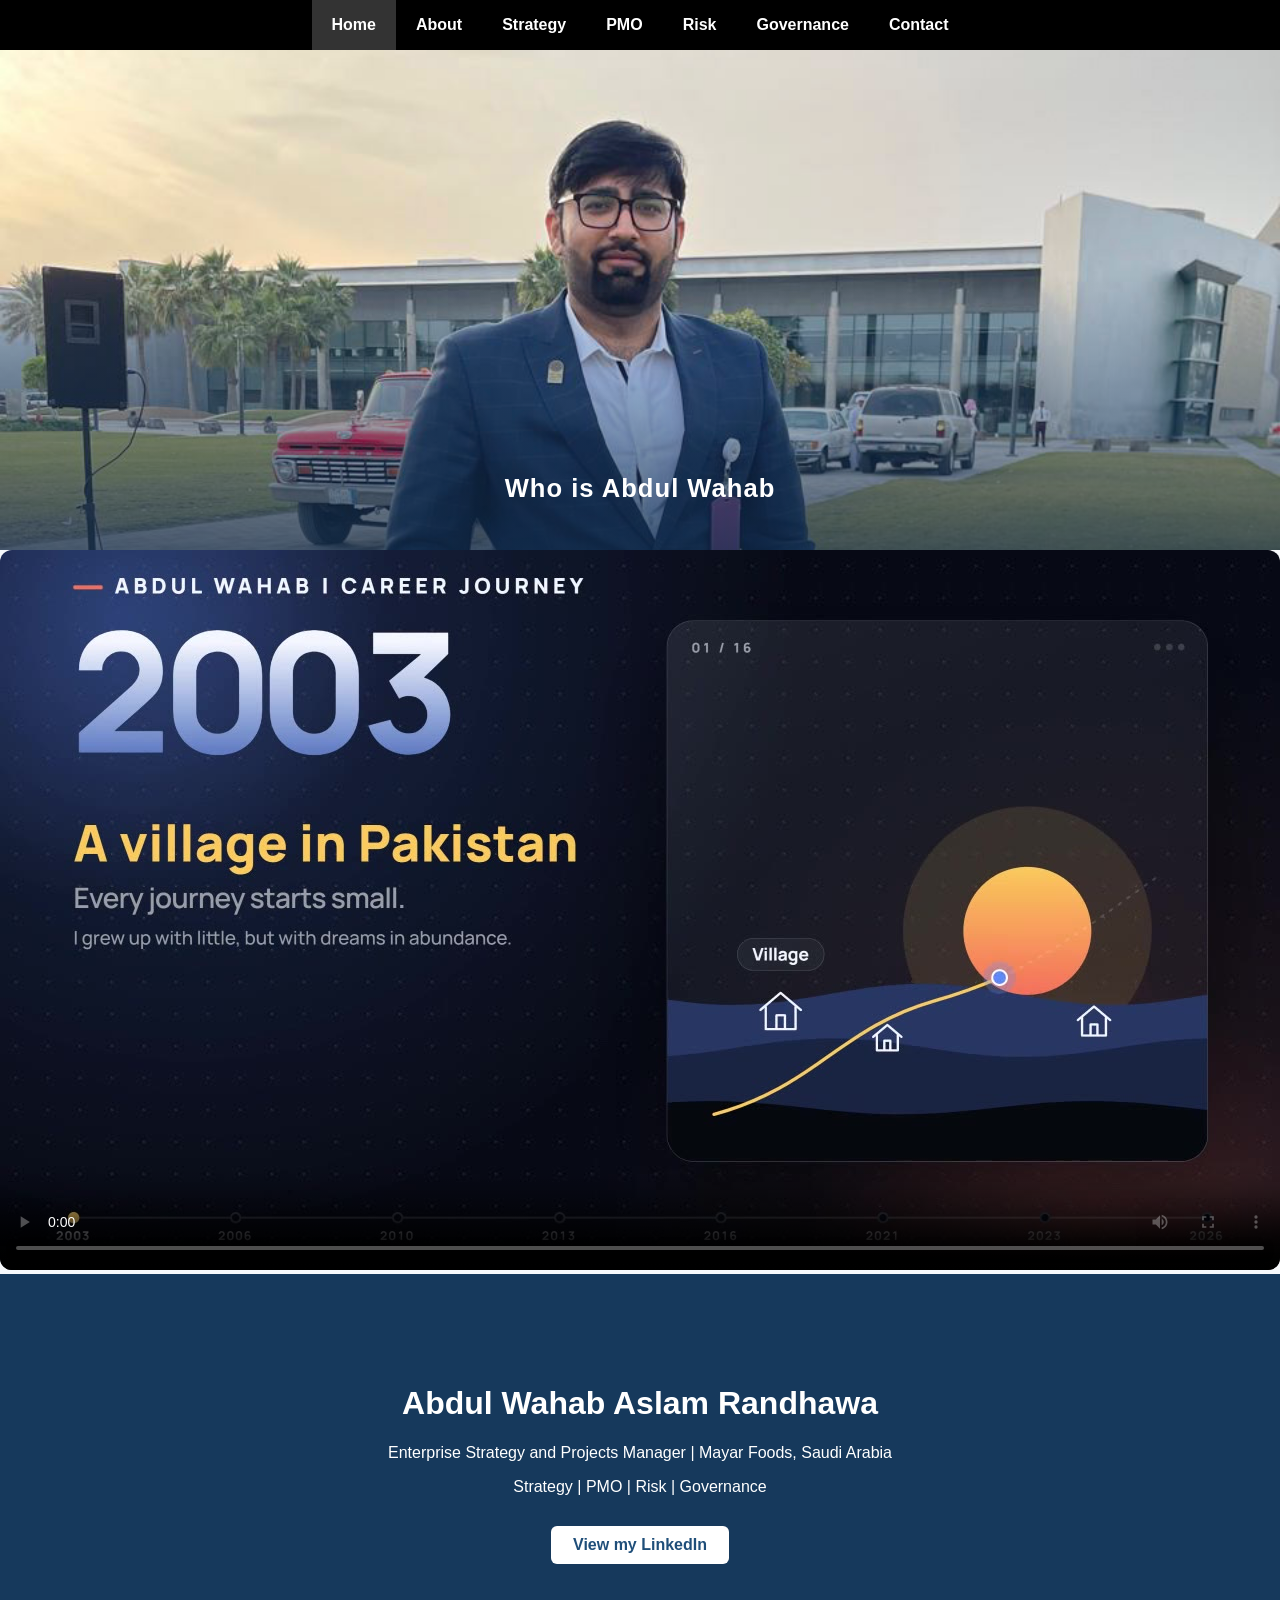
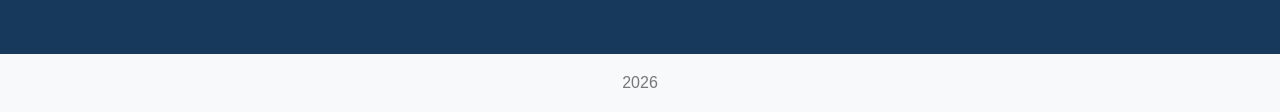
<file: index.html>
<!DOCTYPE html>
<html lang="en">
<head>
  <meta charset="UTF-8">
  <meta name="viewport" content="width=device-width, initial-scale=1">
  <title>Abdul Wahab | Enterprise Strategy, PMO, Risk and Governance</title>
  <link rel="stylesheet" href="style.css">
</head>
<body>
  <nav>
    <a href="index.html" class="active">Home</a>
    <a href="about.html">About</a>
    <a href="strategy.html">Strategy</a>
    <a href="pmo.html">PMO</a>
    <a href="risk.html">Risk</a>
    <a href="governance.html">Governance</a>
    <a href="contact.html">Contact</a>
  </nav>

  <section class="about-hero" style="min-height: 420px; display: flex; align-items: flex-end; padding: 40px 20px;">
    <div class="about-content" style="width: 100%; text-align: center;">
      <a href="about.html" style="color: white; font-size: 1.6rem; font-weight: bold; text-decoration: none; letter-spacing: 1px;">Who is Abdul Wahab</a>
    </div>
  </section>
<section class="feature">
  <video controls preload="metadata" poster="village-poster.jpg" style="width:100%; border-radius:12px;">
    <source src="village-to-boardroom.mp4" type="video/mp4">
  </video>
</section>
  <header class="hero">
    <video autoplay muted loop playsinline>
      <source src="background.mp4.mp4" type="video/mp4">
    </video>
    <div class="hero-content">
      <h1>Abdul Wahab Aslam Randhawa</h1>
      <p>Enterprise Strategy and Projects Manager | Mayar Foods, Saudi Arabia</p>
      <p>Strategy | PMO | Risk | Governance</p>
      <a class="button" href="https://www.linkedin.com/in/engr-abdul-wahab" target="_blank" rel="noopener">View my LinkedIn</a>
    </div>
  </header>
 <footer>2026</footer>
</body>
</html>
</file>
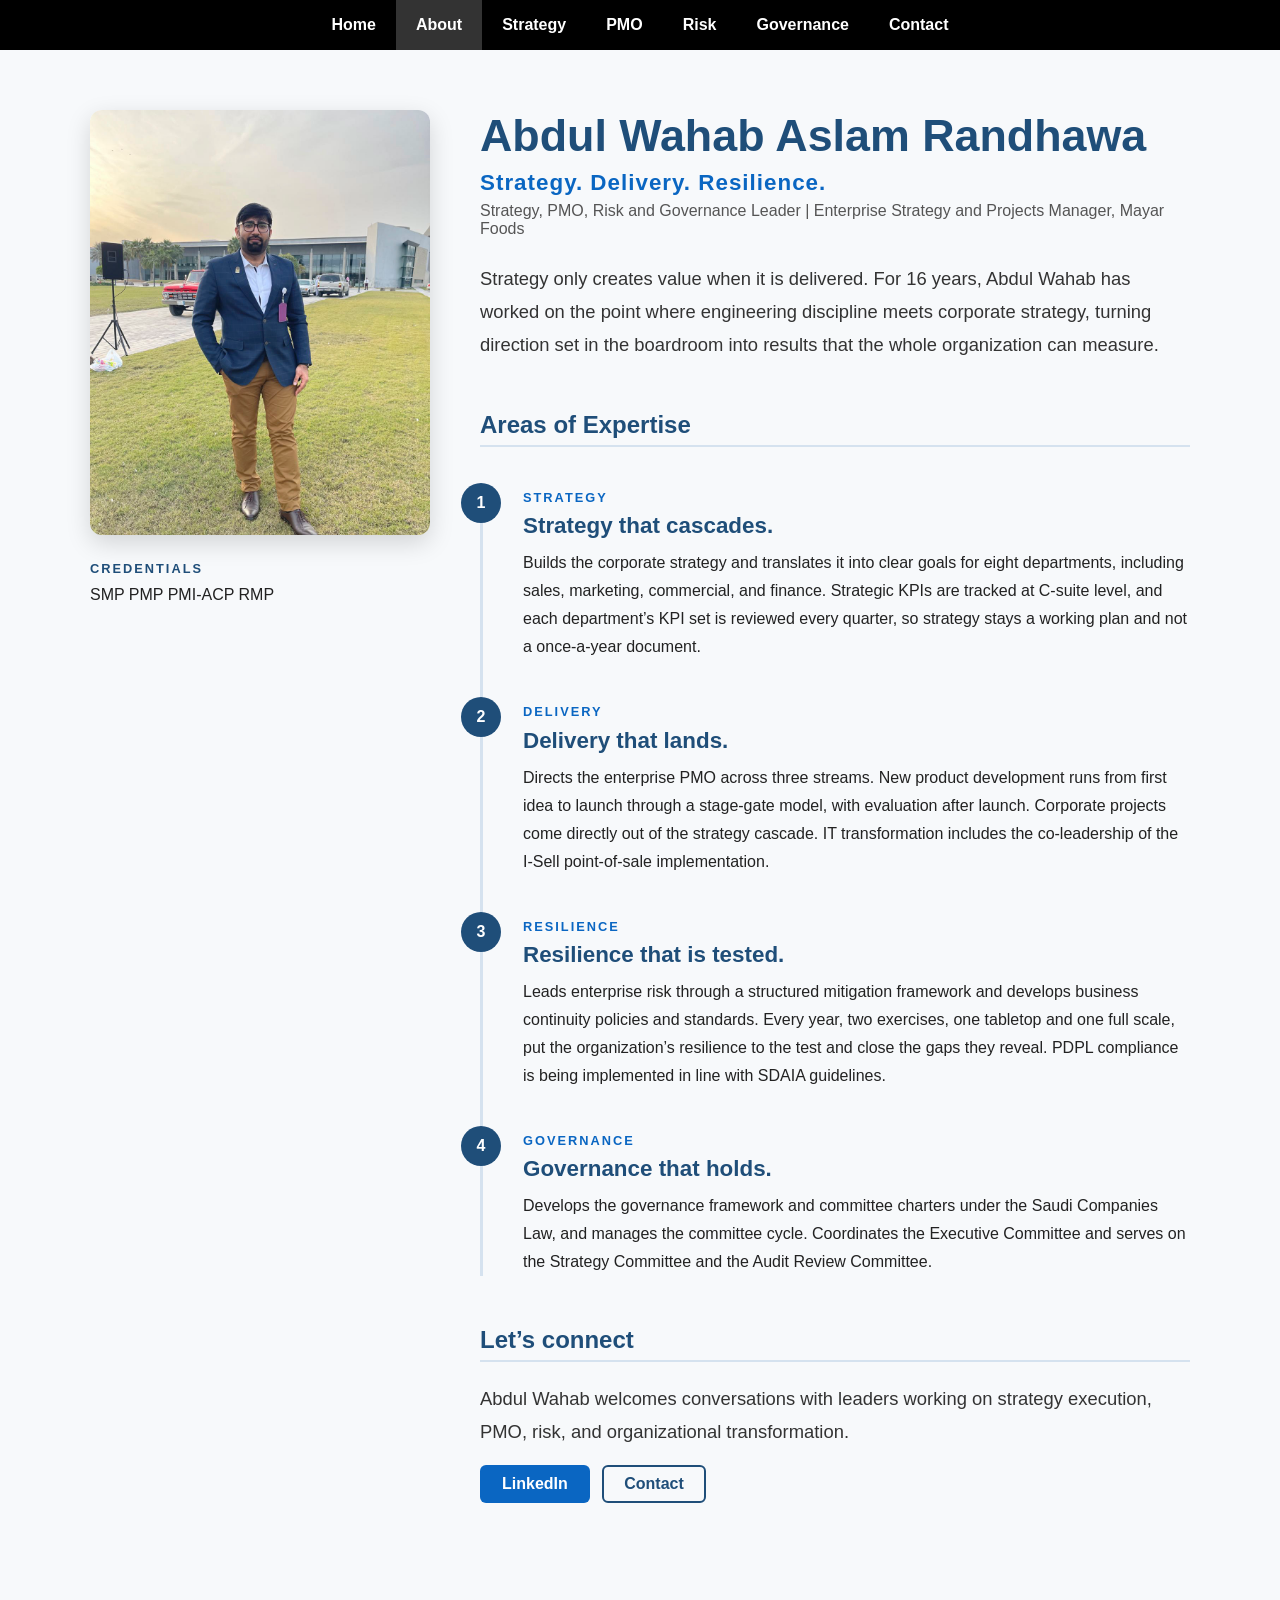
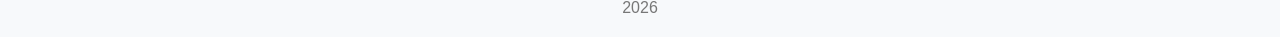
<file: About.html>
<!DOCTYPE html>
<html lang="en">
<head>
  <meta charset="UTF-8">
  <meta name="viewport" content="width=device-width, initial-scale=1">
  <title>About | Abdul Wahab Aslam Randhawa</title>
  <link rel="stylesheet" href="style.css">
</head>
<body>
  <nav>
    <a href="index.html">Home</a>
    <a href="about.html" class="active">About</a>
    <a href="strategy.html">Strategy</a>
    <a href="pmo.html">PMO</a>
    <a href="risk.html">Risk</a>
    <a href="governance.html">Governance</a>
    <a href="contact.html">Contact</a>
  </nav>
  <div class="about-layout">

    <aside class="about-side">
      <img class="about-photo" src="profile.jpeg" alt="Abdul Wahab Aslam Randhawa">
      <p class="side-title">Credentials</p>
      <div class="pills">
        <span class="pill">SMP</span>
        <span class="pill">PMP</span>
        <span class="pill">PMI-ACP</span>
        <span class="pill">RMP</span>
      </div>
    </aside>

    <div class="about-main">
      <h1 class="about-name">Abdul Wahab Aslam Randhawa</h1>
      <p class="about-tagline">Strategy. Delivery. Resilience.</p>
      <p class="about-role">Strategy, PMO, Risk and Governance Leader | Enterprise Strategy and Projects Manager, Mayar Foods</p>
      <p class="about-intro">Strategy only creates value when it is delivered. For 16 years, Abdul Wahab has worked on the point where engineering discipline meets corporate strategy, turning direction set in the boardroom into results that the whole organization can measure.</p>

      <h2>Areas of Expertise</h2>
      <div class="timeline">

        <div class="step" data-n="1">
          <p class="tag">Strategy</p>
          <h3>Strategy that cascades.</h3>
          <p>Builds the corporate strategy and translates it into clear goals for eight departments, including sales, marketing, commercial, and finance. Strategic KPIs are tracked at C-suite level, and each department’s KPI set is reviewed every quarter, so strategy stays a working plan and not a once-a-year document.</p>
        </div>

        <div class="step" data-n="2">
          <p class="tag">Delivery</p>
          <h3>Delivery that lands.</h3>
          <p>Directs the enterprise PMO across three streams. New product development runs from first idea to launch through a stage-gate model, with evaluation after launch. Corporate projects come directly out of the strategy cascade. IT transformation includes the co-leadership of the I-Sell point-of-sale implementation.</p>
        </div>

        <div class="step" data-n="3">
          <p class="tag">Resilience</p>
          <h3>Resilience that is tested.</h3>
          <p>Leads enterprise risk through a structured mitigation framework and develops business continuity policies and standards. Every year, two exercises, one tabletop and one full scale, put the organization’s resilience to the test and close the gaps they reveal. PDPL compliance is being implemented in line with SDAIA guidelines.</p>
        </div>

        <div class="step" data-n="4">
          <p class="tag">Governance</p>
          <h3>Governance that holds.</h3>
          <p>Develops the governance framework and committee charters under the Saudi Companies Law, and manages the committee cycle. Coordinates the Executive Committee and serves on the Strategy Committee and the Audit Review Committee.</p>
        </div>

      </div>

      <h2>Let’s connect</h2>
      <p class="about-intro">Abdul Wahab welcomes conversations with leaders working on strategy execution, PMO, risk, and organizational transformation.</p>
      <p>
        <a class="button-blue" href="https://www.linkedin.com/in/your-name" target="_blank" rel="noopener">LinkedIn</a>
        <a class="button-outline" href="contact.html">Contact</a>
      </p>
    </div>

  </div>

  <footer>2026</footer>
</body>
</html>
</file>
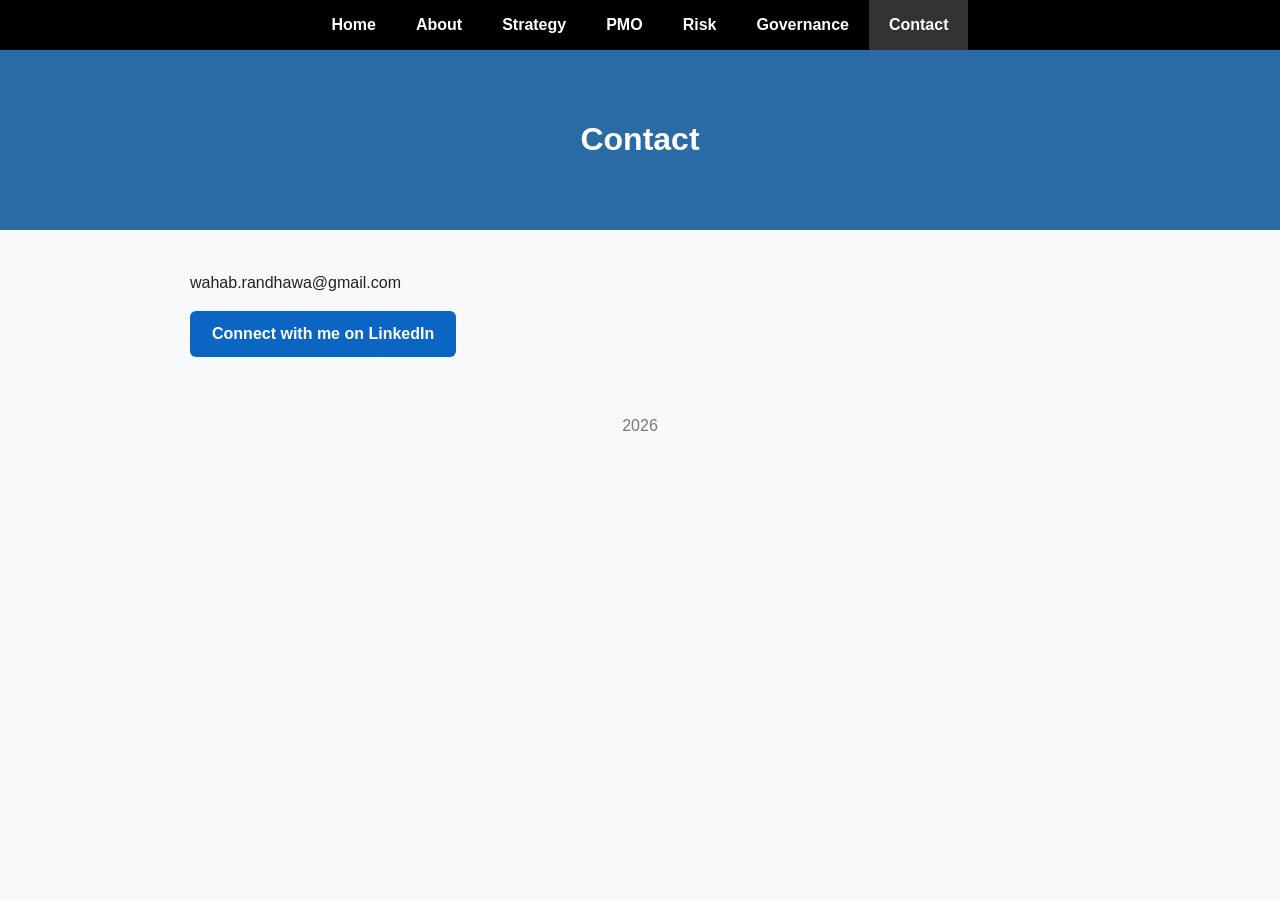
<file: contact.html>
<!DOCTYPE html>
<html lang="en">
<head>
  <meta charset="UTF-8">
  <meta name="viewport" content="width=device-width, initial-scale=1">
  <title>Contact</title>
  <link rel="stylesheet" href="style.css">
</head>
<body>
  <nav>
    <a href="index.html">Home</a>
    <a href="about.html">About</a>
    <a href="strategy.html">Strategy</a>
    <a href="pmo.html">PMO</a>
    <a href="risk.html">Risk</a>
    <a href="governance.html">Governance</a>
    <a href="contact.html" class="active">Contact</a>
  </nav>
  <header>
    <h1>Contact</h1>
  </header>
  <main>
    <p>wahab.randhawa@gmail.com</p>
    <p><a class="button-blue" href="https://www.linkedin.com/in/engr-abdul-wahab" target="_blank" rel="noopener">Connect with me on LinkedIn</a></p>
  </main>
  <footer>2026</footer>
</body>
</html>
</file>
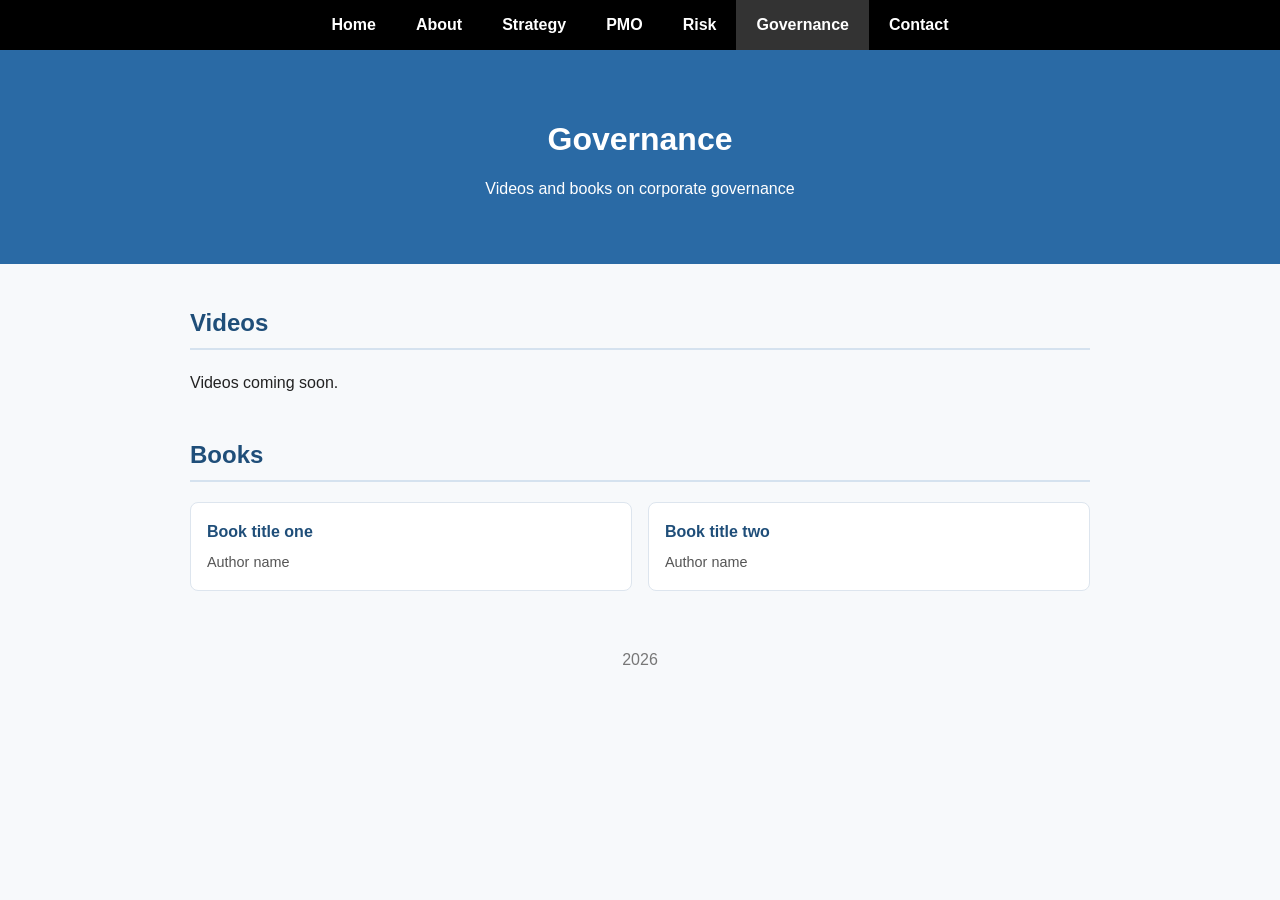
<file: governance.html>
<!DOCTYPE html>
<html lang="en">
<head>
  <meta charset="UTF-8">
  <meta name="viewport" content="width=device-width, initial-scale=1">
  <title>Governance</title>
  <link rel="stylesheet" href="style.css">
</head>
<body>
  <nav>
     
    <a href="index.html">Home</a>
    <a href="about.html">About</a>
    <a href="strategy.html">Strategy</a>
    <a href="pmo.html">PMO</a>
    <a href="risk.html">Risk</a>
    <a href="governance.html" class="active">Governance</a>
    <a href="contact.html">Contact</a>
  </nav>
  <header>
    <h1>Governance</h1>
    <p>Videos and books on corporate governance</p>
  </header>
  <main>

    <h2>Videos</h2>
    <p>Videos coming soon.</p>

    <h2>Books</h2>
    <div class="books">
      <div class="book">
        <h3>Book title one</h3>
        <p>Author name</p>
      </div>
      <div class="book">
        <h3>Book title two</h3>
        <p>Author name</p>
      </div>
    </div>

  </main>
  <footer>2026</footer>
</body>
</html>
</file>
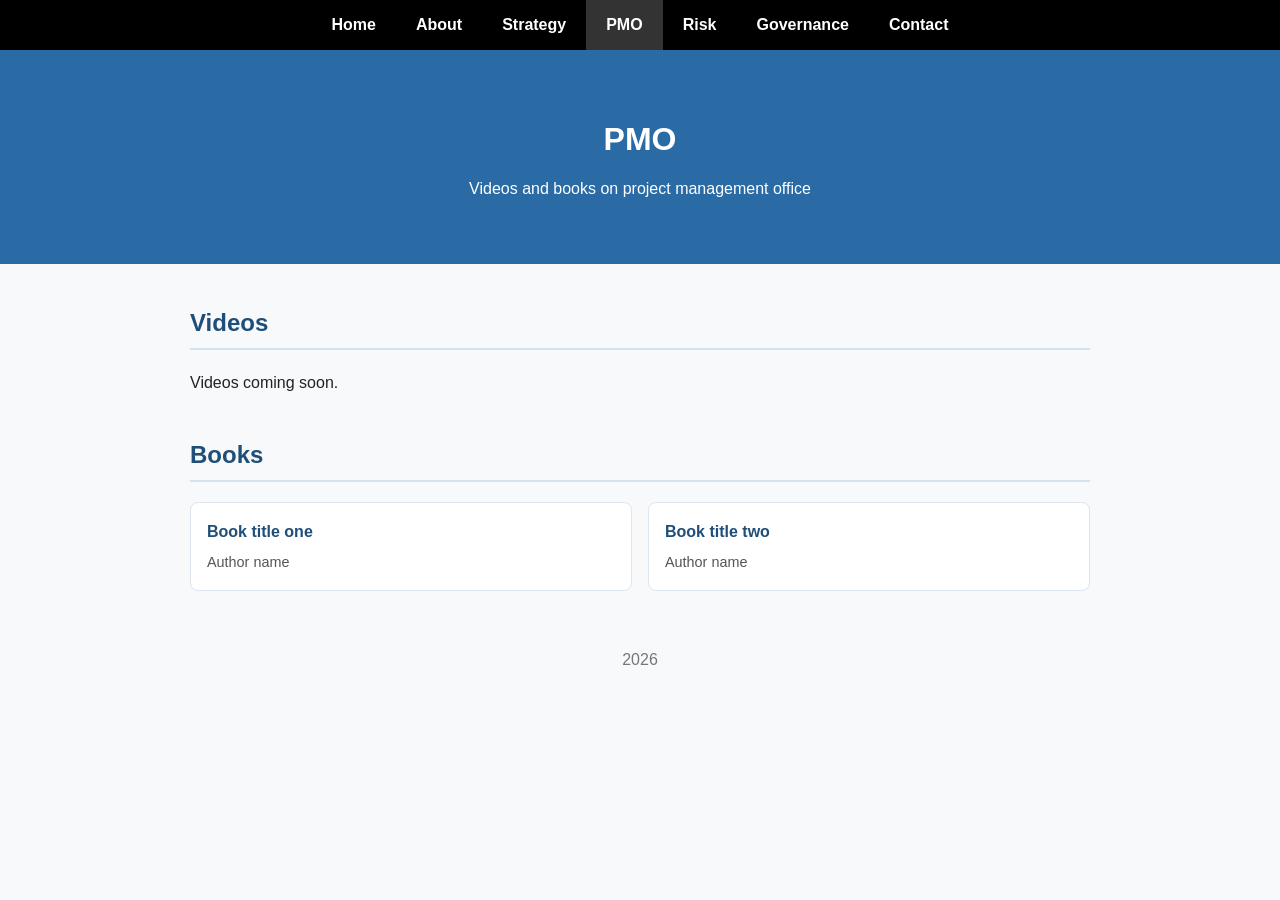
<file: pmo.html>
<!DOCTYPE html>
<html lang="en">
<head>
  <meta charset="UTF-8">
  <meta name="viewport" content="width=device-width, initial-scale=1">
  <title>PMO</title>
  <link rel="stylesheet" href="style.css">
</head>
<body>
  <nav>
    
    <a href="index.html">Home</a>
    <a href="about.html">About</a>
    <a href="strategy.html">Strategy</a>
    <a href="pmo.html" class="active">PMO</a>
    <a href="risk.html">Risk</a>
    <a href="governance.html">Governance</a>
    <a href="contact.html">Contact</a>
  </nav>
  <header>
    <h1>PMO</h1>
    <p>Videos and books on project management office</p>
  </header>
  <main>

    <h2>Videos</h2>
    <p>Videos coming soon.</p>

    <h2>Books</h2>
    <div class="books">
      <div class="book">
        <h3>Book title one</h3>
        <p>Author name</p>
      </div>
      <div class="book">
        <h3>Book title two</h3>
        <p>Author name</p>
      </div>
    </div>

  </main>
  <footer>2026</footer>
</body>
</html>
</file>
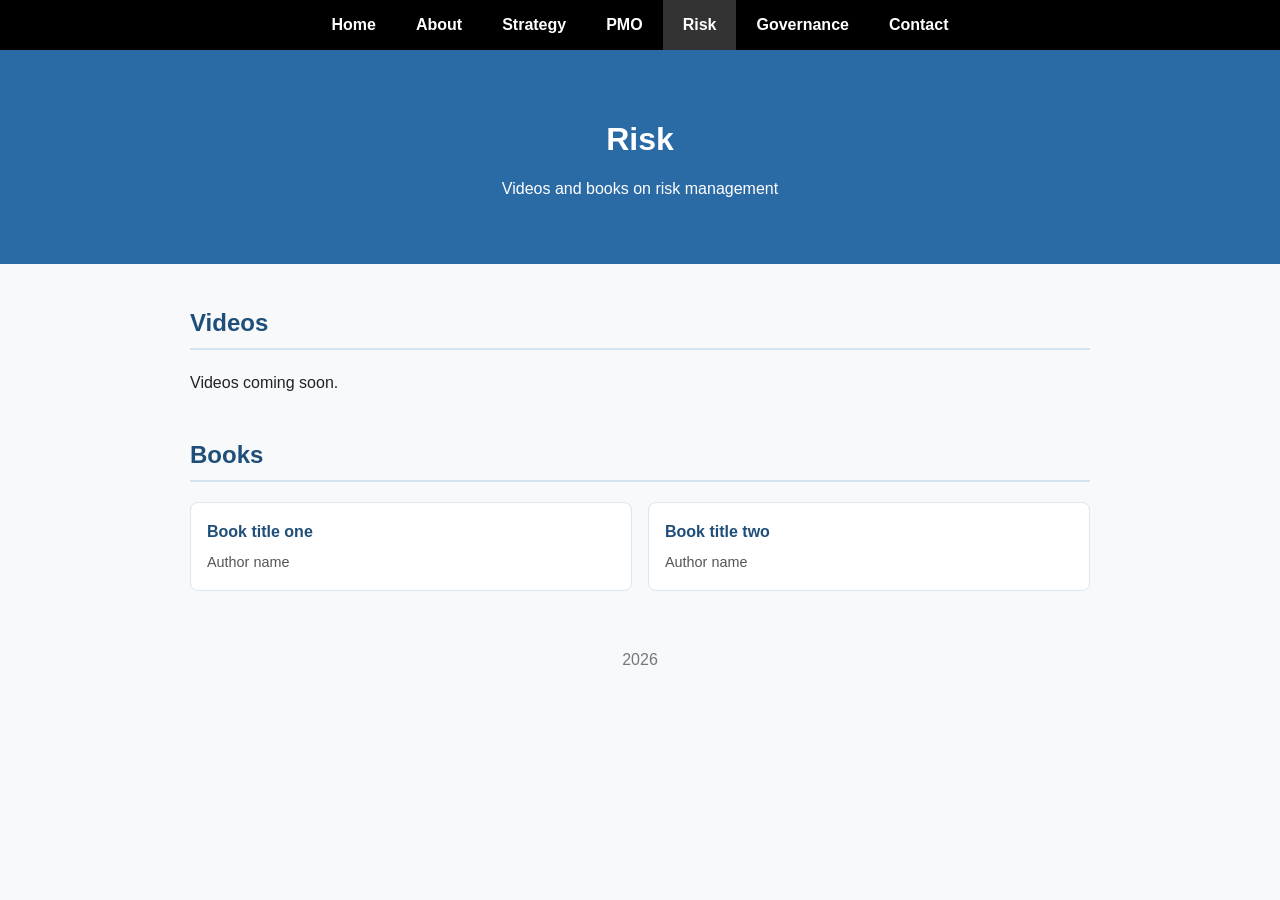
<file: risk.html>
<!DOCTYPE html>
<html lang="en">
<head>
  <meta charset="UTF-8">
  <meta name="viewport" content="width=device-width, initial-scale=1">
  <title>Risk</title>
  <link rel="stylesheet" href="style.css">
</head>
<body>
  <nav>
    <a href="index.html">Home</a>
    <a href="about.html">About</a>
    <a href="strategy.html">Strategy</a>
    <a href="pmo.html">PMO</a>
    <a href="risk.html" class="active">Risk</a>
    <a href="governance.html">Governance</a>
    <a href="contact.html">Contact</a>
  </nav>
  <header>
    <h1>Risk</h1>
    <p>Videos and books on risk management</p>
  </header>
  <main>

    <h2>Videos</h2>
    <p>Videos coming soon.</p>

    <h2>Books</h2>
    <div class="books">
      <div class="book">
        <h3>Book title one</h3>
        <p>Author name</p>
      </div>
      <div class="book">
        <h3>Book title two</h3>
        <p>Author name</p>
      </div>
    </div>

  </main>
  <footer>2026</footer>
</body>
</html>
</file>
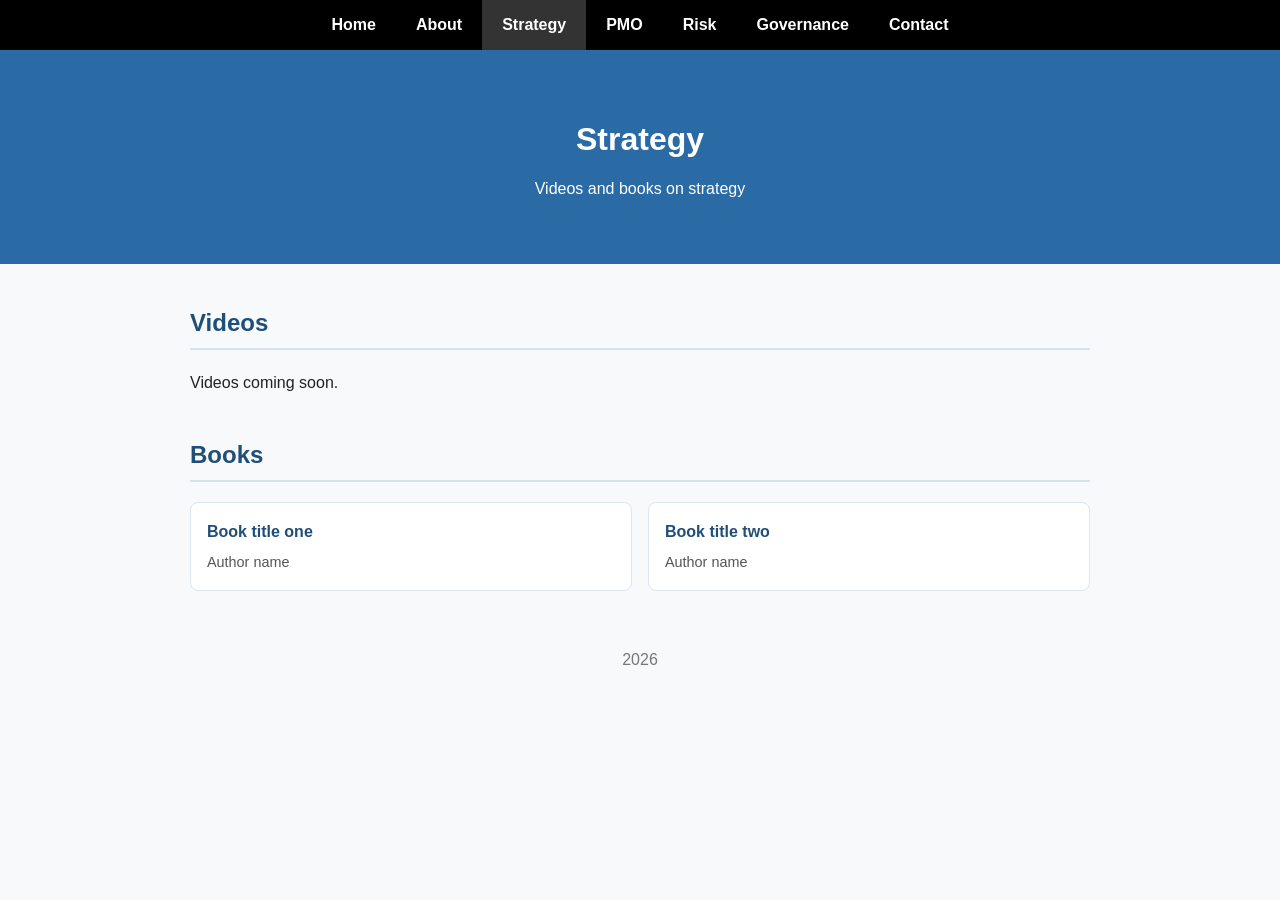
<file: Strategy.html>
<!DOCTYPE html>
<html lang="en">
<head>
  <meta charset="UTF-8">
  <meta name="viewport" content="width=device-width, initial-scale=1">
  <title>Strategy</title>
  <link rel="stylesheet" href="style.css">
</head>
<body>
  <nav>
    <a href="index.html">Home</a>
    <a href="about.html">About</a>
    <a href="strategy.html" class="active">Strategy</a>
    <a href="pmo.html">PMO</a>
    <a href="risk.html">Risk</a>
    <a href="governance.html">Governance</a>
    <a href="contact.html">Contact</a>
  </nav>
  <header>
    <h1>Strategy</h1>
    <p>Videos and books on strategy</p>
  </header>
  <main>

    <h2>Videos</h2>
    <p>Videos coming soon.</p>

    <h2>Books</h2>
    <div class="books">
      <div class="book">
        <h3>Book title one</h3>
        <p>Author name</p>
      </div>
      <div class="book">
        <h3>Book title two</h3>
        <p>Author name</p>
      </div>
    </div>

  </main>
  <footer>2026</footer>
</body>
</html>
</file>
<file: style.css>
body { font-family: Arial, sans-serif; margin: 0; color: #222; background: #f7f9fb; }
nav { background: #000000; display: flex; flex-wrap: wrap; justify-content: center; }
nav a { color: white; text-decoration: none; padding: 16px 20px; font-weight: bold; }
nav a:hover, nav a.active { background: #333333; }
header { background: #2a6aa5; color: white; padding: 50px 20px; text-align: center; }
main { max-width: 900px; margin: 40px auto; padding: 0 20px; line-height: 1.6; }
h2 { color: #1f4e79; border-bottom: 2px solid #d5e2ef; padding-bottom: 6px; margin-top: 40px; }
footer { text-align: center; padding: 20px; color: #777; }

.videos { display: grid; grid-template-columns: repeat(auto-fit, minmax(280px, 1fr)); gap: 20px; }
.video { position: relative; padding-bottom: 56.25%; height: 0; overflow: hidden; border-radius: 8px; background: #000; }
.video iframe { position: absolute; top: 0; left: 0; width: 100%; height: 100%; border: 0; }
.books { display: grid; grid-template-columns: repeat(auto-fit, minmax(240px, 1fr)); gap: 16px; }
.book { background: white; border: 1px solid #dde5ee; border-radius: 8px; padding: 16px; }
.book h3 { margin: 0 0 6px; font-size: 1rem; color: #1f4e79; }
.book p { margin: 0; color: #555; font-size: 0.9rem; }

.button { display: inline-block; background: white; color: #1f4e79; padding: 10px 22px; border-radius: 6px; font-weight: bold; text-decoration: none; margin-top: 14px; }
.button:hover { background: #d5e2ef; }
.button-blue { display: inline-block; background: #0a66c2; color: white; padding: 10px 22px; border-radius: 6px; font-weight: bold; text-decoration: none; }
.button-blue:hover { background: #084d93; }

.hero { position: relative; overflow: hidden; padding: 90px 20px; background: #1f4e79; }
.hero video { position: absolute; top: 0; left: 0; width: 100%; height: 100%; object-fit: cover; z-index: 0; }
.hero::after { content: ""; position: absolute; top: 0; left: 0; width: 100%; height: 100%; background: rgba(15, 40, 70, 0.55); z-index: 1; }
.hero-content { position: relative; z-index: 2; }

.cards { display: grid; grid-template-columns: repeat(auto-fit, minmax(220px, 1fr)); gap: 16px; }
.card { background: white; border: 1px solid #dde5ee; border-radius: 8px; padding: 20px; }
.card h3 { margin: 0 0 8px; color: #1f4e79; }
.card p { margin: 0 0 14px; color: #555; font-size: 0.95rem; }
.card a { color: #0a66c2; font-weight: bold; text-decoration: none; }
.card a:hover { text-decoration: underline; }

.about-hero { position: relative; background: #1f4e79 url('profile.jpeg') center 25% / cover no-repeat; color: white; padding: 110px 20px; }
.about-hero::before { content: ""; position: absolute; top: 0; left: 0; width: 100%; height: 100%; background: linear-gradient(to top, rgba(15, 40, 70, 0.75) 0%, rgba(15, 40, 70, 0) 55%); }
.about-content { position: relative; max-width: 900px; margin: 0 auto; line-height: 1.7; }
.eyebrow { text-transform: uppercase; letter-spacing: 3px; font-size: 0.85rem; margin: 0 0 12px; opacity: 0.9; }
.about-content h2.headline { color: white; border: none; margin: 0 0 18px; font-size: clamp(1.8rem, 4.5vw, 2.9rem); line-height: 1.2; }
.subhead { font-size: 1.1rem; line-height: 1.7; max-width: 760px; }
.stats { display: flex; flex-wrap: wrap; gap: 14px 40px; margin: 28px 0; }
.stat strong { display: block; font-size: 2.2rem; line-height: 1.1; }
.stat span { font-size: 0.9rem; opacity: 0.9; }

.story { background: white; padding: 70px 20px; }
.story-inner { max-width: 820px; margin: 0 auto; }
.story h2 { margin-top: 0; }
.story-intro { font-size: 1.1rem; color: #444; line-height: 1.7; }
.timeline { margin: 40px 0 10px; padding-left: 40px; border-left: 3px solid #d5e2ef; }
.step { position: relative; margin-bottom: 40px; }
.step::before { content: attr(data-n); position: absolute; left: -62px; top: -4px; width: 40px; height: 40px; border-radius: 50%; background: #1f4e79; color: white; font-weight: bold; text-align: center; line-height: 40px; }
.step .tag { color: #0a66c2; font-weight: bold; font-size: 0.8rem; letter-spacing: 2px; text-transform: uppercase; margin: 0 0 4px; }
.step h3 { margin: 0 0 10px; color: #1f4e79; font-size: 1.4rem; }
.step p { margin: 0 0 10px; line-height: 1.75; }

.creds { max-width: 900px; margin: 0 auto; padding: 60px 20px 10px; }
.cred-list { display: grid; grid-template-columns: repeat(auto-fit, minmax(min(100%, 340px), 1fr)); gap: 0 40px; }
.cred { display: flex; gap: 16px; align-items: flex-start; padding: 18px 0; border-top: 1px solid #d5e2ef; }
.cred-code { flex: 0 0 auto; min-width: 84px; text-align: center; background: #1f4e79; color: white; font-weight: bold; font-size: 0.9rem; letter-spacing: 1px; padding: 8px 10px; border-radius: 8px; }
.cred h3 { margin: 0; font-size: 1.05rem; color: #1f4e79; }
.cred .issuer { margin: 2px 0 4px; font-size: 0.85rem; font-weight: bold; color: #0a66c2; }
.cred p { margin: 0; font-size: 0.92rem; color: #555; line-height: 1.6; }
.about-layout { max-width: 1100px; margin: 0 auto; padding: 60px 20px; display: grid; grid-template-columns: 340px 1fr; gap: 50px; align-items: start; }
.about-side { position: sticky; top: 30px; }
.about-photo { display: block; width: 100%; aspect-ratio: 4 / 5; object-fit: cover; object-position: center 20%; border-radius: 12px; box-shadow: 0 8px 24px rgba(0, 0, 0, 0.15); }
.side-title { text-transform: uppercase; letter-spacing: 2px; font-size: 0.8rem; font-weight: bold; color: #1f4e79; margin: 26px 0 10px; }
.about-name { color: #1f4e79; font-size: clamp(2rem, 4vw, 2.8rem); line-height: 1.15; margin: 0 0 8px; }
.about-tagline { color: #0a66c2; font-size: 1.4rem; font-weight: bold; letter-spacing: 1px; margin: 0 0 6px; }
.about-role { color: #555; margin: 0 0 24px; }
.about-intro { font-size: 1.15rem; line-height: 1.8; color: #333; margin: 0 0 10px; }
.about-main h2 { margin-top: 50px; }
.button-outline { display: inline-block; border: 2px solid #1f4e79; color: #1f4e79; padding: 8px 20px; border-radius: 6px; font-weight: bold; text-decoration: none; margin-left: 8px; }
.button-outline:hover { background: #d5e2ef; }
@media (max-width: 800px) {
  .about-layout { grid-template-columns: 1fr; gap: 30px; }
  .about-side { position: static; }
  .about-photo { max-width: 320px; margin: 0 auto; }
}
</file>
